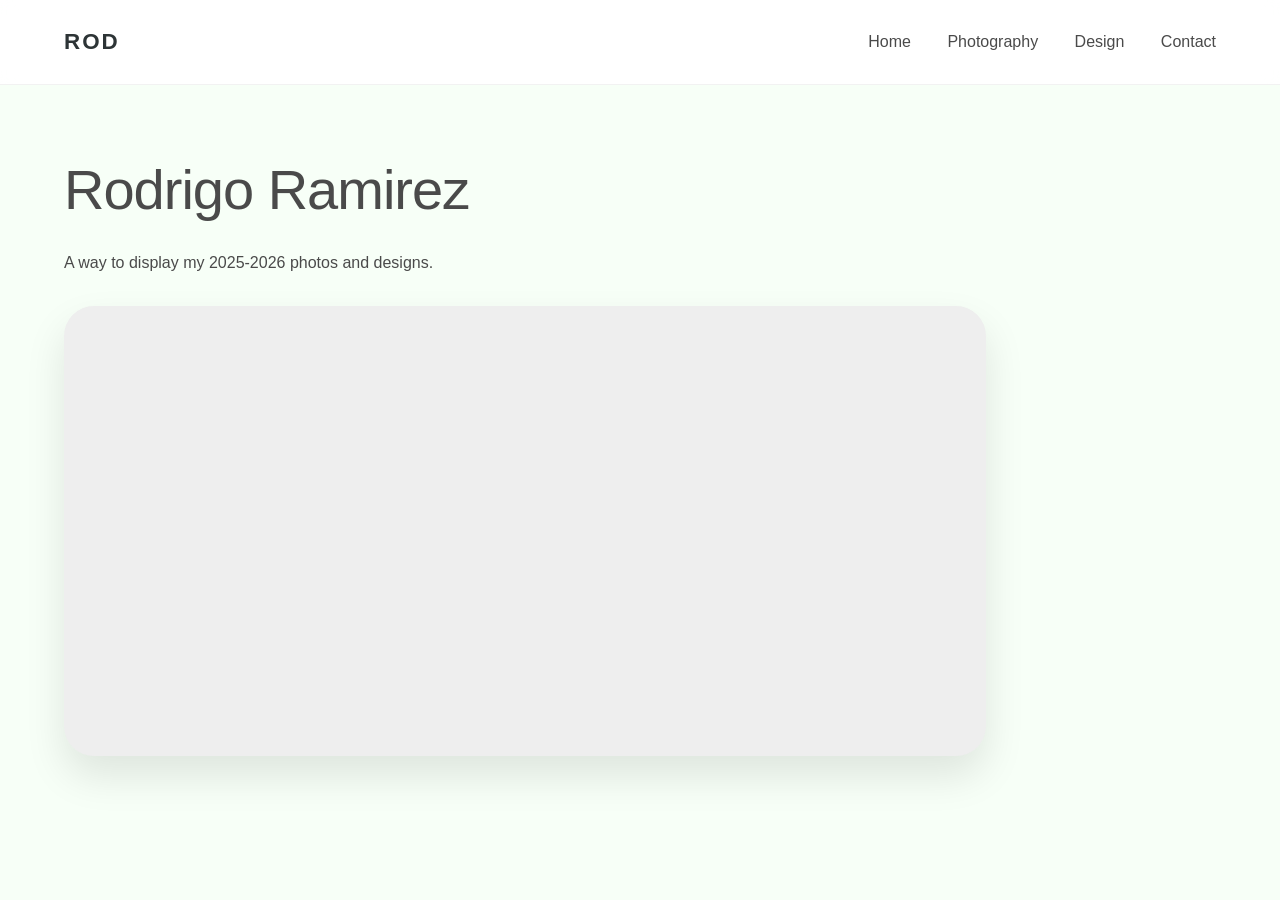
<file: index.html>
<!DOCTYPE html>
<html lang="en">
<head>
    <meta charset="UTF-8">
    <meta name="viewport" content="width=device-width, initial-scale=1.0">
    <title>Spring Portfolio | Home</title>
    <link rel="stylesheet" href="style.css">
</head>
<body class="home-bg">
    <nav>
        <div class="logo">ROD</div>
        <div>
            <a href="index.html">Home</a>
            <a href="photography.html">Photography</a>
            <a href="design.html">Design</a>
            <a href="contact.html">Contact</a>
        </div>
    </nav>

    <section>
        <h1>Rodrigo Ramirez</h1>
        <p>A way to display my 2025-2026 photos and designs.</p>
        
        <div class="css-slideshow">
            <img src="museo.png" alt="Work 1">
            <img src="paint.png" alt="Work 2">
            <img src="school.png" alt="Work 3">
        </div>
    </section>

</body>
</html>
</file>
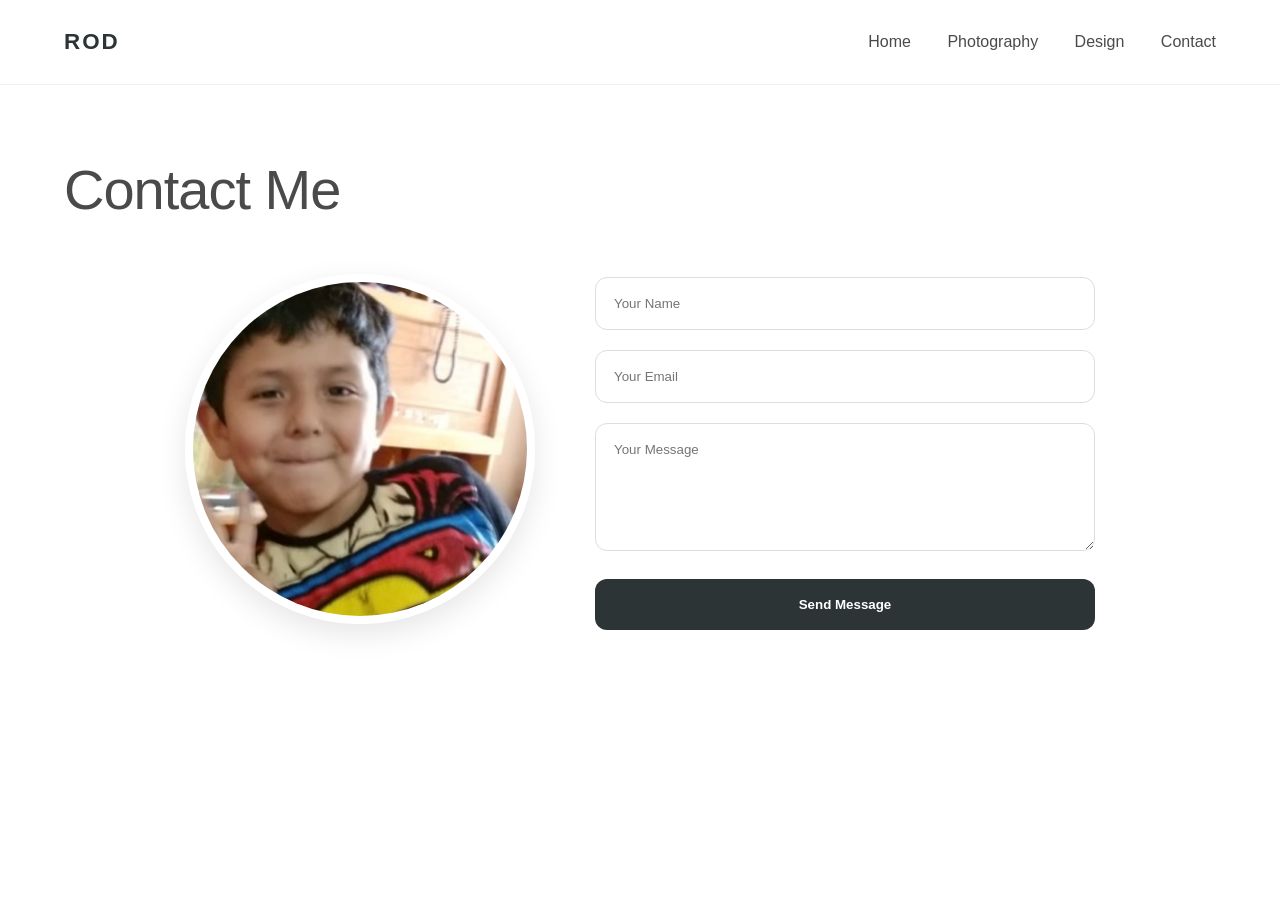
<file: contact.html>
<!DOCTYPE html>
<html lang="en">
<head>
    <title>Spring Portfolio | Contact</title>
    <link rel="stylesheet" href="style.css">
</head>
<body class="contact-bg">
    <nav>
        <div class="logo">ROD</div>
        <div>
            <a href="index.html">Home</a>
            <a href="photography.html">Photography</a>
            <a href="design.html">Design</a>
            <a href="contact.html">Contact</a>
        </div>
    </nav>

    <section>
        <h1>Contact Me</h1>
        <div class="contact-container">
            <div class="contact-image-area">
                <img src="rod.png" alt="Rodrigo Ramirez" class="my-photo">
            </div>

            <form action="#">
                <input type="text" placeholder="Your Name" required>
                <input type="email" placeholder="Your Email" required>
                <textarea placeholder="Your Message" rows="6" required></textarea>
                <button type="submit">Send Message</button>
            </form>
        </div>
    </section>
</body>
</html>
</file>
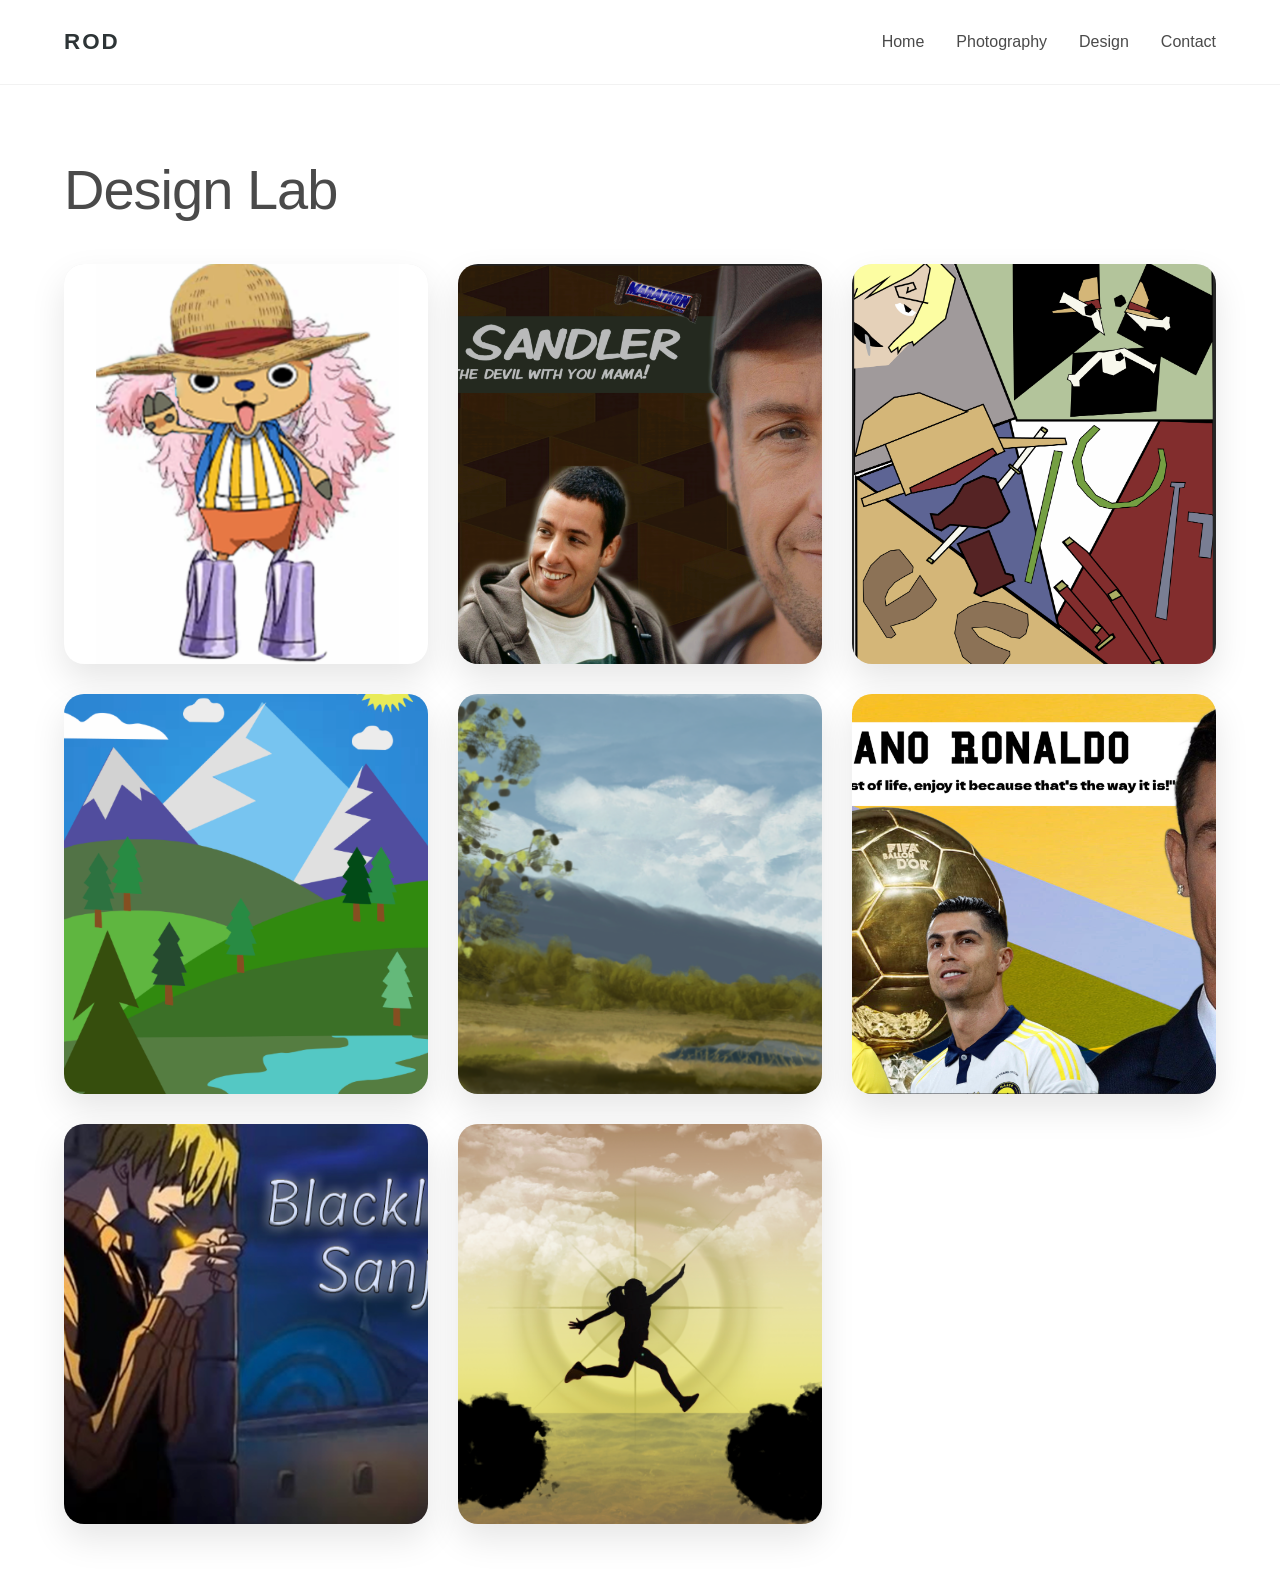
<file: design.html>
<!DOCTYPE html>
<html lang="en">
<head>
    <title>Design | Bloom</title>
    <link rel="stylesheet" href="style.css">
</head>
<body class="design-bg">
    <nav>
        <div class="logo">ROD</div>
        <div><a href="index.html">Home</a><a href="photography.html">Photography</a><a href="design.html">Design</a><a href="contact.html">Contact</a></div>
    </nav>
    <section>
        <h1>Design Lab</h1>
        <div class="gallery">
            <div class="img-box"><img src="chop.png"><div class="desc-overlay"><h4>Chopper</h4><p>Mix different Elements.</p></div></div>
            <div class="img-box"><img src="adam.png"><div class="desc-overlay"><h4>Adam Sandler</h4><p>Media Collage</p></div></div>
            <div class="img-box"><img src="cubist.png"><div class="desc-overlay"><h4>Cubism</h4><p>One piece cubism art.</p></div></div>
            <div class="img-box"><img src="cool.png"><div class="desc-overlay"><h4>Poster Art</h4><p>Art with other photos</p></div></div>
            <div class="img-box"><img src="paint.png"><div class="desc-overlay"><h4>Color Theory</h4><p>painting project.</p></div></div>
            <div class="img-box"><img src="ronaldo.png"><div class="desc-overlay"><h4>Ronaldo</h4><p>Media collage again</p></div></div>
            <div class="img-box"><img src="sanji.png"><div class="desc-overlay"><h4>Sanji</h4><p>Typography project</p></div></div>
            <div class="img-box"><img src="leap.png"><div class="desc-overlay"><h4>Leap of Faith</h4><p>Digital painting.</p></div></div>
        </div>
    </section>
</body>
</html>
</file>
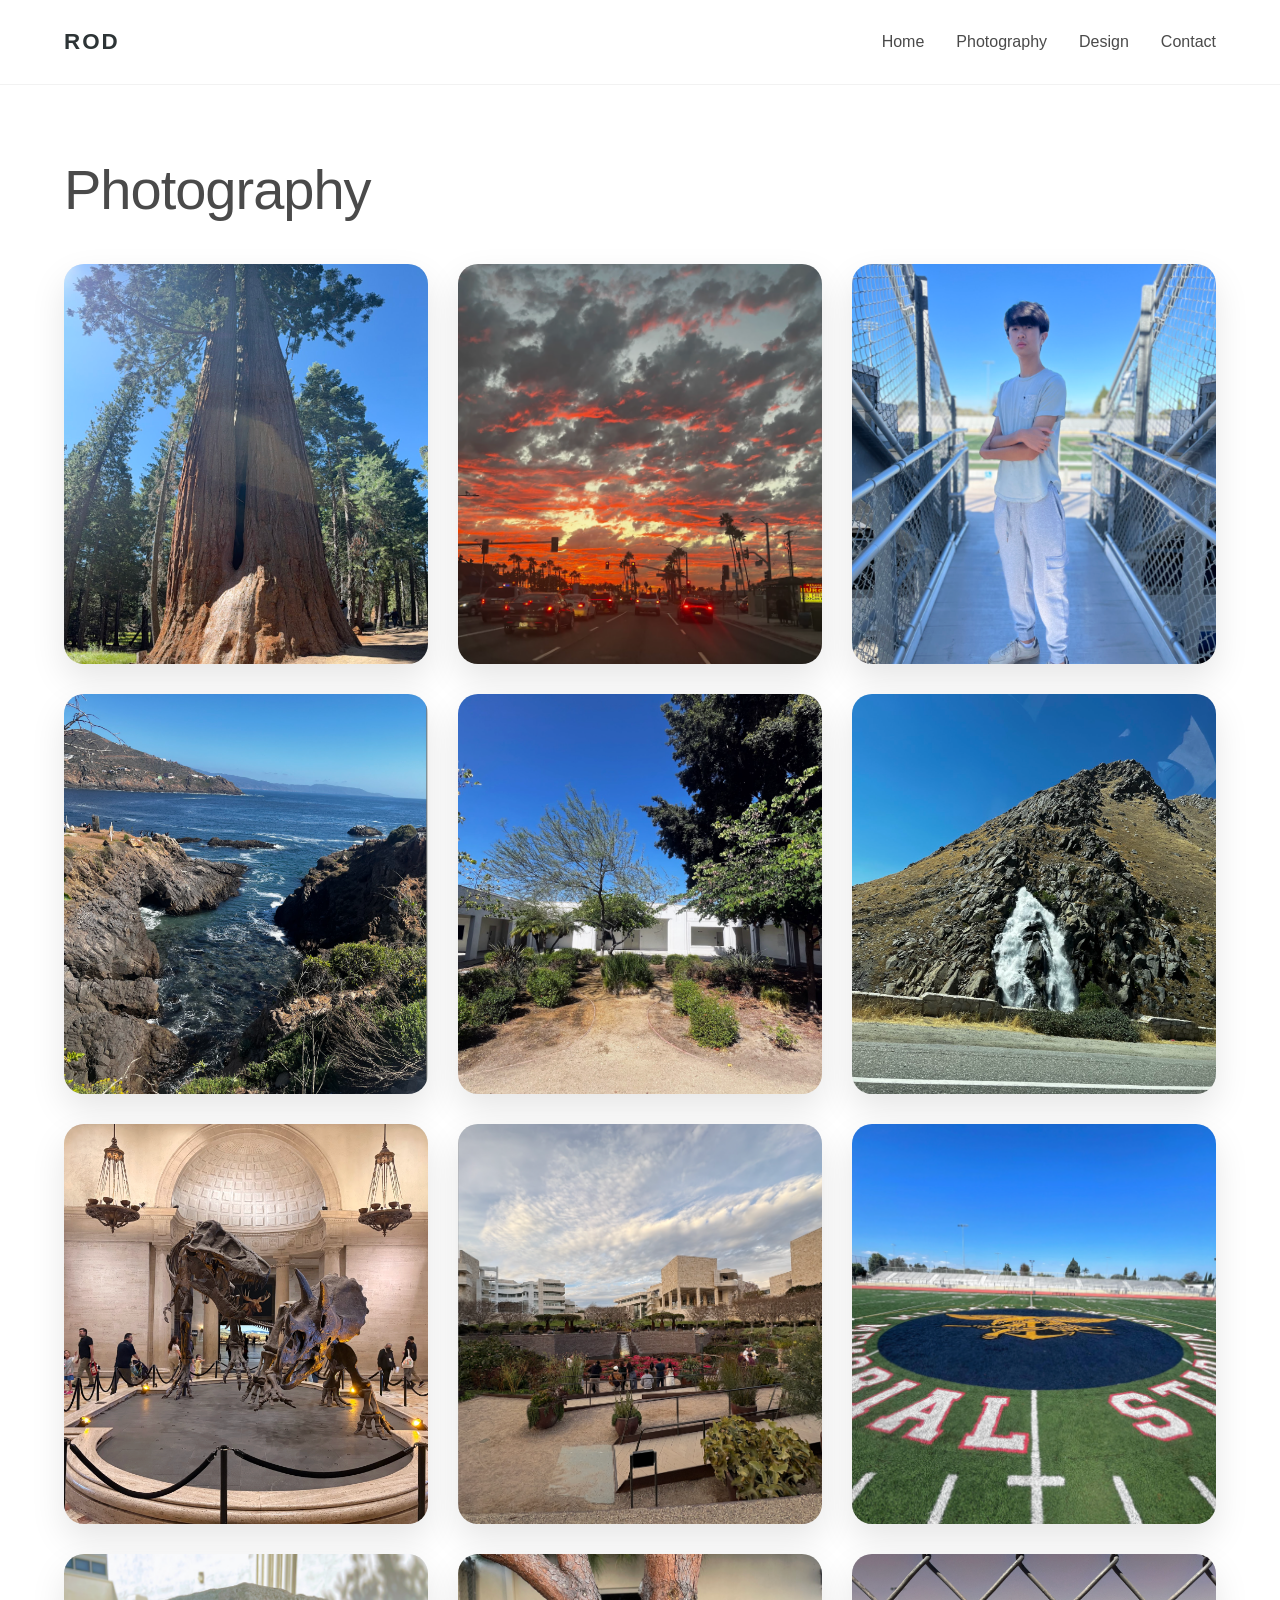
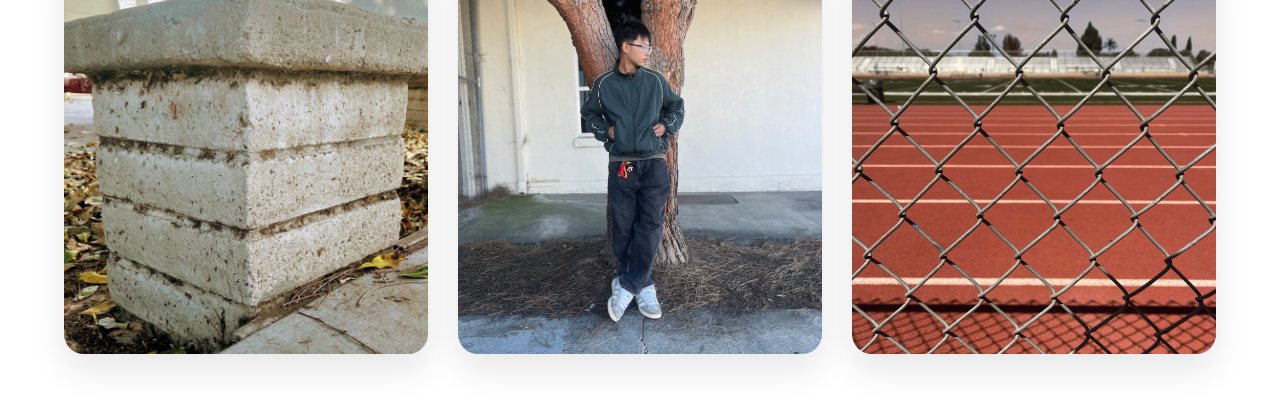
<file: photography.html>
<!DOCTYPE html>
<html lang="en">
<head>
    <title>Photography | Bloom</title>
    <link rel="stylesheet" href="style.css">
</head>
<body class="photo-bg">
    <nav>
        <div class="logo">ROD</div>
        <div><a href="index.html">Home</a><a href="photography.html">Photography</a><a href="design.html">Design</a><a href="contact.html">Contact</a></div>
    </nav>
    <section>
        <h1>Photography</h1>
        <div class="gallery">
            <div class="img-box"><img src="tree.png"><div class="desc-overlay"><h4>Misty Tree</h4><p>Sequoia Tree.</p></div></div>
            <div class="img-box"><img src="strange.png"><div class="desc-overlay"><h4>Red Sky</h4><p>Very cool sky</p></div></div>
            <div class="img-box"><img src="colin.png"><div class="desc-overlay"><h4>Colin</h4><p>Cool pose from Colin.</p></div></div>
            <div class="img-box"><img src="grand.png"><div class="desc-overlay"><h4>Arolladora</h4><p>Cliffs overlooking the Pacific.</p></div></div>
            <div class="img-box"><img src="school.png"><div class="desc-overlay"><h4>Nature at School</h4><p>Yea its cool.</p></div></div>
            <div class="img-box"><img src="street.png"><div class="desc-overlay"><h4>Golden Hour</h4><p>Phtoto at a roadtrip.</p></div></div>
            <div class="img-box"><img src="dino.png"><div class="desc-overlay"><h4>Museum</h4><p>excibit at a museum.</p></div></div>
            <div class="img-box"><img src="museo.png"><div class="desc-overlay"><h4>Museum again</h4><p>The outside of the museum.</p></div></div>
            <div class="img-box"><img src="sport.png"><div class="desc-overlay"><h4>Wild Meadows</h4><p>The football field.</p></div></div>
            <div class="img-box"><img src="wall.png"><div class="desc-overlay"><h4>pillar</h4><p>Bench at school.</p></div></div>
            <div class="img-box"><img src="tuff.png"><div class="desc-overlay"><h4>Tuff</h4><p>Cool pose by Brody.</p></div></div>
            <div class="img-box"><img src="metal.png"><div class="desc-overlay"><h4>Fence</h4><p>Pattern from the school fence.</p></div></div>
        </div>
    </section>
</body>
</html>
</file>
<file: style.css>
:root {
    --text: #4a4a4a;
    --white: #ffffff;
    --bg-home: #f7fff7;
    --bg-photo: #f0f4ff;
    --bg-design: #fff5f5;
    --bg-contact: #fffcf0;
}

* { margin: 0; padding: 0; box-sizing: border-box; font-family: 'Inter', 'Segoe UI', sans-serif; }
body { color: var(--text); line-height: 1.6; min-height: 100vh; }

nav {
    display: flex; justify-content: space-between; align-items: center;
    padding: 1.5rem 5%; background: rgba(255,255,255,0.9); backdrop-filter: blur(8px);
    position: sticky; top: 0; z-index: 1000; border-bottom: 1px solid rgba(0,0,0,0.05);
}
.logo { font-weight: 800; letter-spacing: 2px; color: #2d3436; font-size: 1.4rem; }
nav a { color: var(--text); text-decoration: none; margin-left: 2rem; font-weight: 500; transition: 0.3s; }
nav a:hover { color: #ff7675; }

section { padding: 60px 5%; min-height: 90vh; }
h1 { font-size: 3.5rem; margin-bottom: 1rem; font-weight: 300; letter-spacing: -1px; }

.home-bg { background: var(--bg-home); }

.css-slideshow {
    position: relative;
    margin-top: 30px;
    width: 80%;
    height: 450px;
    overflow: hidden;
    border-radius: 30px;
    box-shadow: 0 20px 40px rgba(0,0,0,0.1);
    background-color: #eee; /* Fallback color */
}

.css-slideshow img {
    position: absolute;
    top: 0;
    left: 0;
    width: 80%;
    height: 100%;
    object-fit: cover;
    opacity: 0;
    animation: slideLoop 6s infinite; 
}

.css-slideshow img:nth-child(1) {
    animation-delay: 0s;
}

.css-slideshow img:nth-child(2) {
    animation-delay: 5s;
}

@keyframes slideLoop {
    0% { opacity: 0; }
    5% { opacity: 1; } 
    45% { opacity: 1; }
    50% { opacity: 0; } 
    100% { opacity: 0; }
}

.gallery { display: grid; grid-template-columns: repeat(auto-fill, minmax(300px, 1fr)); gap: 30px; margin-top: 30px; }
.img-box { position: relative; height: 400px; overflow: hidden; border-radius: 20px; box-shadow: 0 15px 35px rgba(0,0,0,0.1); background: #eee; }
.img-box img { width: 100%; height: 100%; object-fit: cover; }
.contact-container { display: flex; flex-wrap: wrap; gap: 60px; align-items: center; justify-content: center; margin-top: 40px; }
.my-photo { width: 350px; height: 350px; border-radius: 50%; object-fit: cover; border: 8px solid white; box-shadow: 0 10px 30px rgba(0,0,0,0.1); }
form { flex: 1; max-width: 500px; width: 100%; }
form input, form textarea { width: 100%; padding: 18px; margin-bottom: 20px; border: 1px solid #ddd; border-radius: 12px; background: white; }
form button { padding: 18px 40px; border: none; border-radius: 12px; cursor: pointer; background: #2d3436; color: white; font-weight: 700; width: 100%; }
</file>
